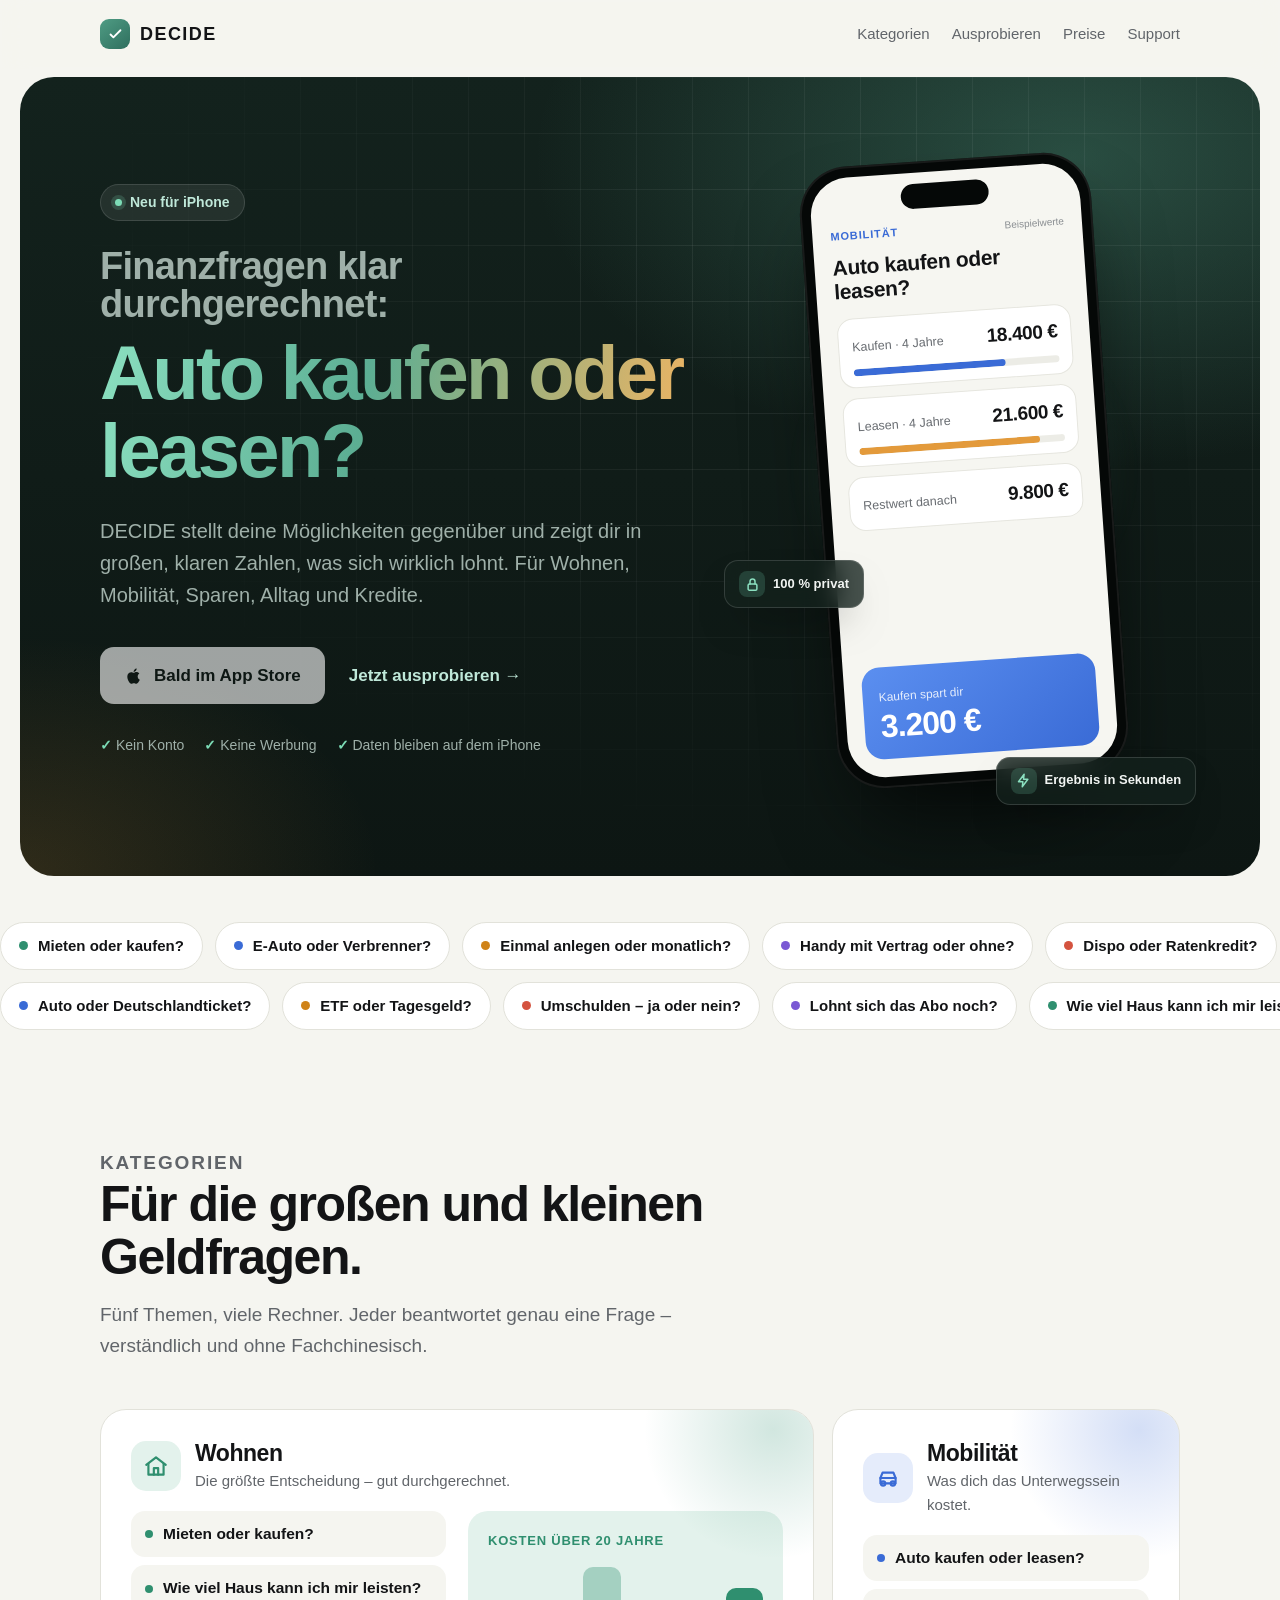
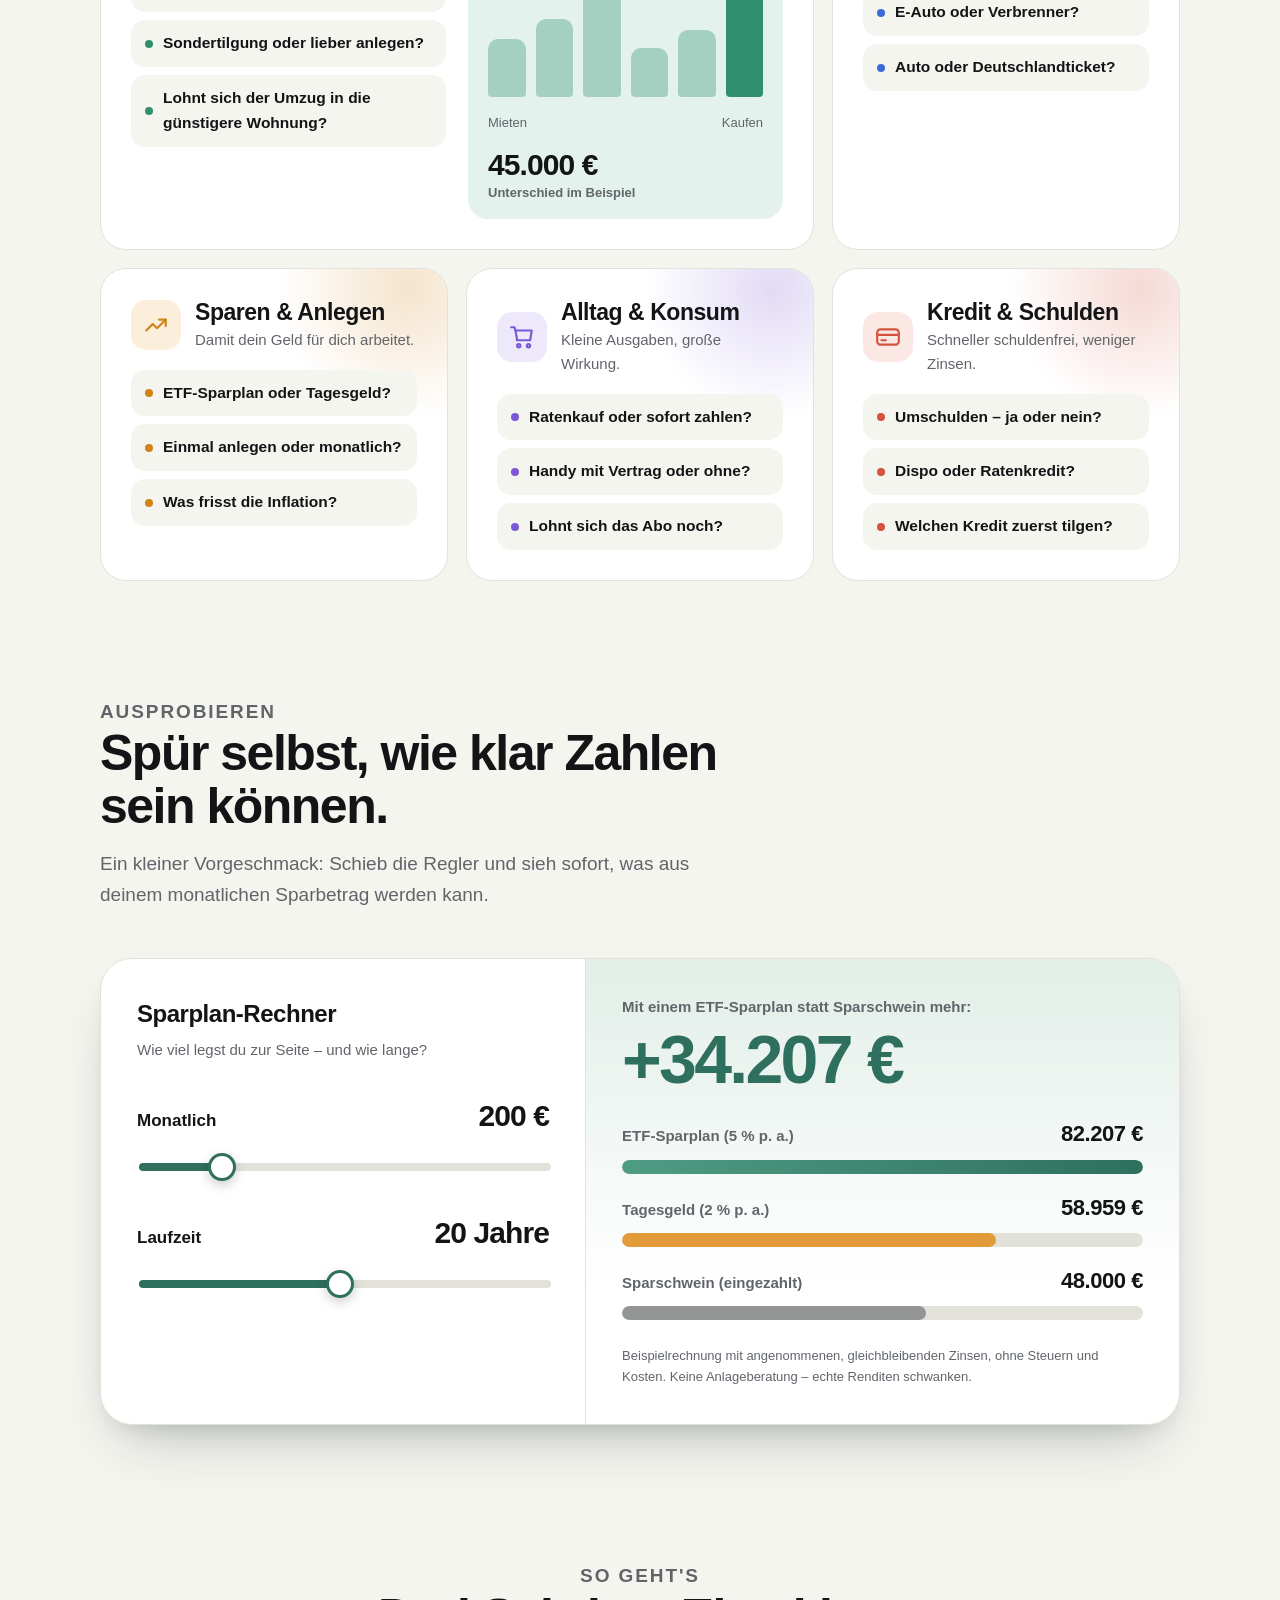
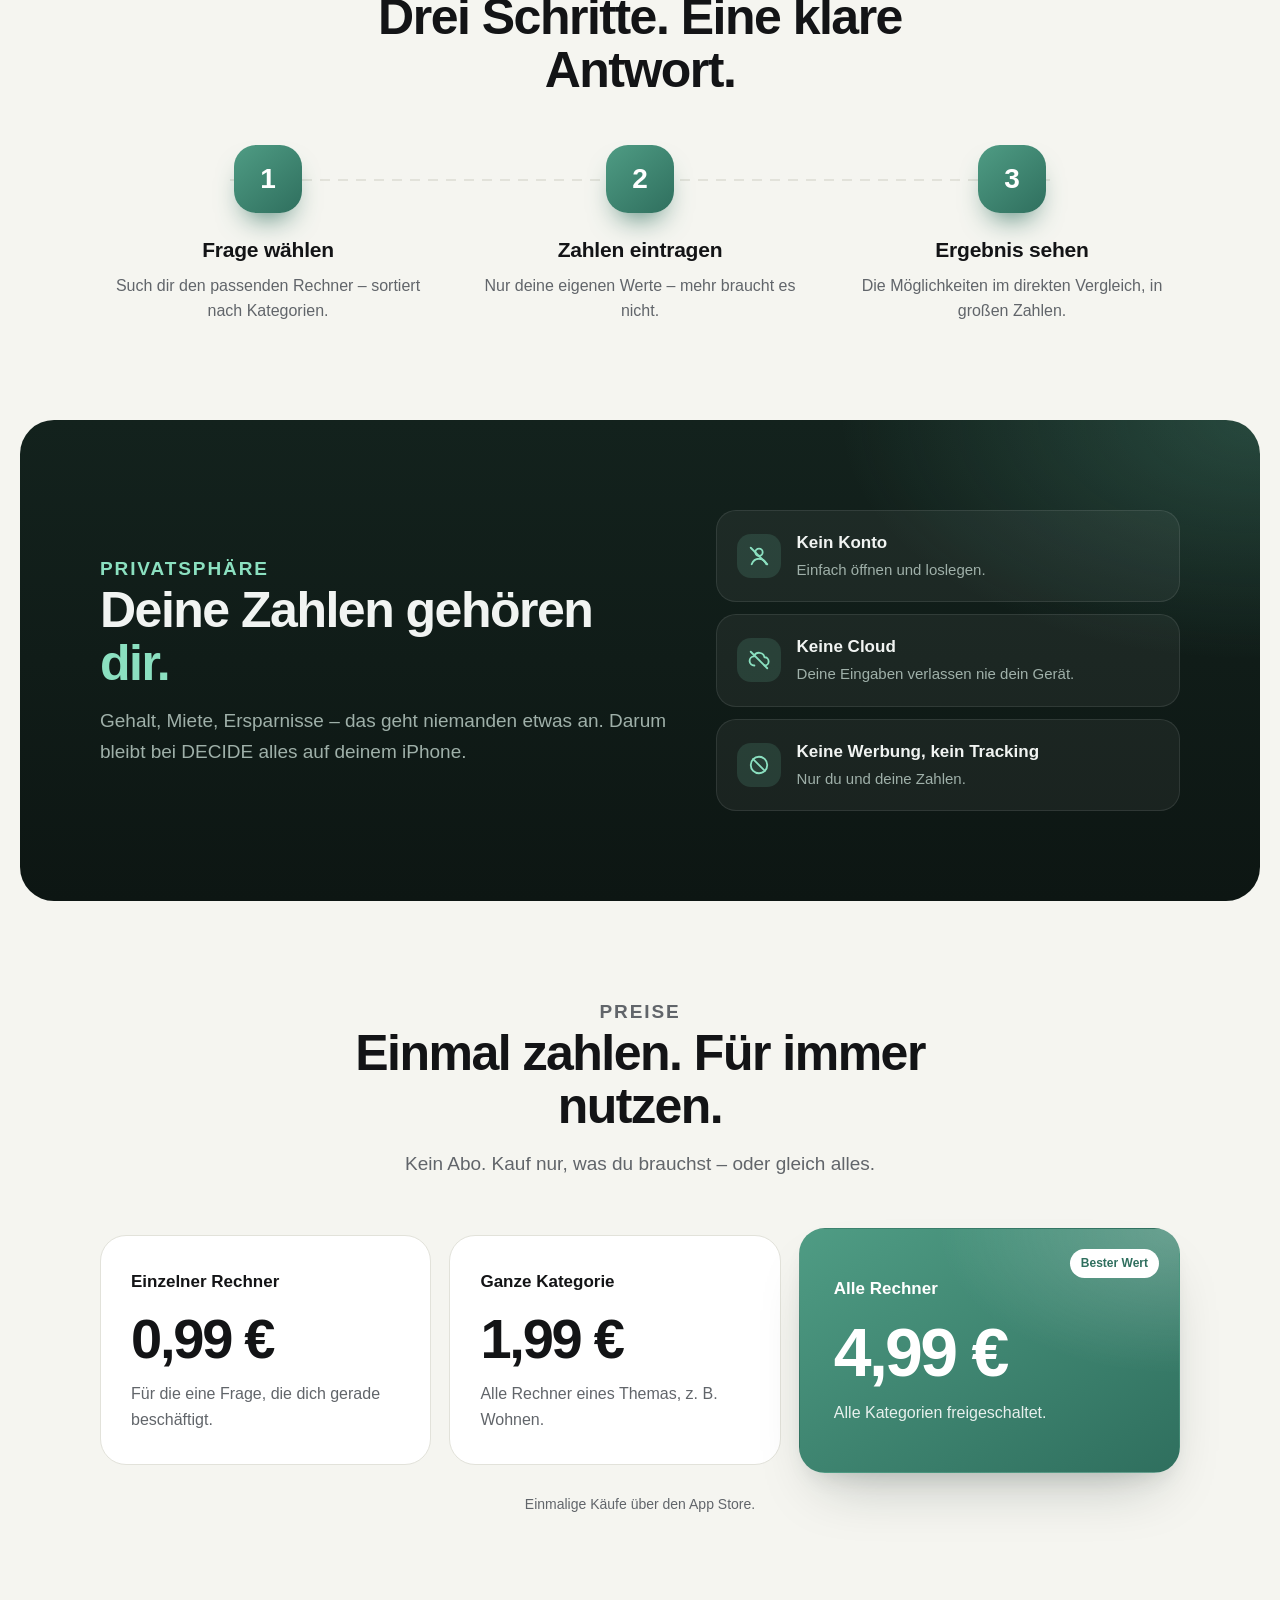
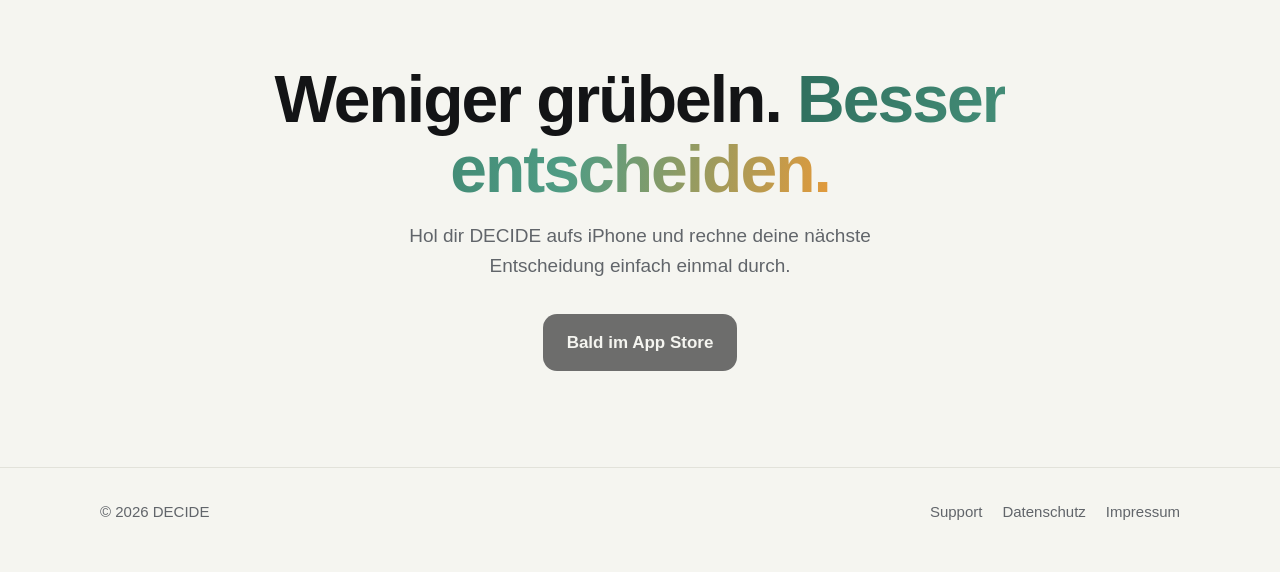
<file: index.html>
<!DOCTYPE html>
<html lang="de" class="no-js">
<head>
  <meta charset="utf-8">
  <meta name="viewport" content="width=device-width, initial-scale=1">
  <title>DECIDE – Finanzentscheidungen klar durchrechnen</title>
  <meta name="description" content="DECIDE ist eine iPhone-App mit Rechnern für Finanzentscheidungen: Wohnen, Mobilität, Sparen, Alltag und Kredite. Ohne Konto, ohne Werbung – alle Daten bleiben auf deinem Gerät.">
  <meta name="theme-color" content="#0d1613">
  <script>document.documentElement.className = 'js';</script>
  <link rel="stylesheet" href="style.css?v=3">
</head>
<body>
  <header class="top">
    <div class="wrap">
      <a class="logo" href="index.html">
        <span class="logo-mark"><svg viewBox="0 0 24 24" fill="none" stroke="currentColor" stroke-width="2.6" stroke-linecap="round" stroke-linejoin="round"><path d="M5 12l4 4 10-10"/></svg></span>
        DECIDE
      </a>
      <nav>
        <a class="hide-sm" href="#kategorien">Kategorien</a>
        <a class="hide-sm" href="#ausprobieren">Ausprobieren</a>
        <a href="#preise">Preise</a>
        <a href="support.html">Support</a>
      </nav>
    </div>
  </header>

  <main>
    <!-- ================= HERO ================= -->
    <div class="hero-outer">
      <div class="hero">
        <div class="wrap">
          <div>
            <p class="pill"><span class="dot"></span> Neu für iPhone</p>
            <h1>
              <span class="small">Finanzfragen klar durchgerechnet:</span>
              <span class="rotator" id="rotator">
                <span class="on">Auto kaufen oder leasen?</span>
                <span>Mieten oder kaufen?</span>
                <span>ETF oder Tagesgeld?</span>
              </span>
            </h1>
            <p class="lead">DECIDE stellt deine Möglichkeiten gegenüber und zeigt dir in großen, klaren Zahlen, was sich wirklich lohnt. Für Wohnen, Mobilität, Sparen, Alltag und Kredite.</p>

            <div class="cta-row">
              <!-- ===== APP-STORE-LINK =====
                   Sobald DECIDE im App Store ist: in der nächsten Zeile
                   class="btn light disabled" ändern in class="btn light",
                   href="#" ersetzen durch den App-Store-Link
                   und "Bald im App Store" ändern in "Im App Store laden". -->
              <a class="btn light disabled" href="#"><svg viewBox="0 0 24 24" fill="currentColor"><path d="M16.4 12.6c0-2.3 1.9-3.4 2-3.5-1.1-1.6-2.8-1.8-3.4-1.8-1.4-.1-2.8.9-3.5.9s-1.8-.9-3-.8c-1.5 0-3 .9-3.8 2.3-1.6 2.8-.4 7 1.2 9.3.8 1.1 1.7 2.4 2.9 2.3 1.2 0 1.6-.7 3-.7s1.8.7 3 .7c1.3 0 2.1-1.1 2.8-2.3.9-1.3 1.3-2.6 1.3-2.6s-2.5-1-2.5-3.8zM14.2 5.8c.6-.8 1.1-1.8 1-2.8-.9 0-2 .6-2.7 1.4-.6.7-1.1 1.7-1 2.7 1 .1 2-.5 2.7-1.3z"/></svg>Bald im App Store</a>
              <a class="link-arrow" href="#ausprobieren">Jetzt ausprobieren →</a>
            </div>
            <div class="trust">
              <span>Kein Konto</span><span>Keine Werbung</span><span>Daten bleiben auf dem iPhone</span>
            </div>
          </div>

          <!-- Handy mit wechselnden Beispiel-Bildschirmen -->
          <div class="phone-stage" aria-hidden="true">
            <div class="phone">
              <div class="screen-wrap" id="screens">
                <!-- 1: Mobilität -->
                <div class="screen on">
                  <div class="s-top"><span class="s-label" style="color:#3a6bd6">Mobilität</span><span class="s-demo">Beispielwerte</span></div>
                  <div class="s-title">Auto kaufen oder leasen?</div>
                  <div class="s-card"><div class="s-row"><span>Kaufen · 4 Jahre</span><b>18.400 €</b></div><div class="s-bar"><i style="width:74%;background:#3a6bd6"></i></div></div>
                  <div class="s-card"><div class="s-row"><span>Leasen · 4 Jahre</span><b>21.600 €</b></div><div class="s-bar"><i style="width:88%;background:#e39a3b"></i></div></div>
                  <div class="s-card"><div class="s-row"><span>Restwert danach</span><b>9.800 €</b></div></div>
                  <div class="s-result" style="background:linear-gradient(140deg,#5b8ff0,#3a6bd6)"><small>Kaufen spart dir</small><div class="big">3.200 €</div></div>
                </div>
                <!-- 2: Wohnen -->
                <div class="screen">
                  <div class="s-top"><span class="s-label" style="color:#2f8f6f">Wohnen</span><span class="s-demo">Beispielwerte</span></div>
                  <div class="s-title">Mieten oder kaufen?</div>
                  <div class="s-card"><div class="s-row"><span>Miete · 20 J.</span><b>286.000 €</b></div><div class="s-bar"><i style="width:90%;background:#e39a3b"></i></div></div>
                  <div class="s-card"><div class="s-row"><span>Kauf · 20 J.</span><b>241.000 €</b></div><div class="s-bar"><i style="width:76%;background:#2f8f6f"></i></div></div>
                  <div class="s-card"><div class="s-row"><span>Monatlich (Kauf)</span><b>1.150 €</b></div></div>
                  <div class="s-result" style="background:linear-gradient(140deg,#4fb18c,#2f8f6f)"><small>Kaufen günstiger um</small><div class="big">45.000 €</div></div>
                </div>
                <!-- 3: Sparen -->
                <div class="screen">
                  <div class="s-top"><span class="s-label" style="color:#cf8318">Sparen &amp; Anlegen</span><span class="s-demo">Beispielwerte</span></div>
                  <div class="s-title">ETF oder Tagesgeld?</div>
                  <div class="s-card"><div class="s-row"><span>ETF · 5 % p. a.</span><b>82.207 €</b></div><div class="s-bar"><i style="width:92%;background:#cf8318"></i></div></div>
                  <div class="s-card"><div class="s-row"><span>Tagesgeld · 2 % p. a.</span><b>58.959 €</b></div><div class="s-bar"><i style="width:66%;background:#9aa0a6"></i></div></div>
                  <div class="s-card"><div class="s-row"><span>200 € · 20 Jahre</span><b>48.000 €</b></div></div>
                  <div class="s-result" style="background:linear-gradient(140deg,#efa743,#cf8318)"><small>Unterschied</small><div class="big">23.248 €</div></div>
                </div>
              </div>
            </div>
            <div class="float-chip chip-1">
              <span class="ic"><svg viewBox="0 0 24 24" fill="none" stroke="currentColor" stroke-width="2.4" stroke-linecap="round" stroke-linejoin="round"><rect x="5" y="11" width="14" height="10" rx="2"/><path d="M8 11V7a4 4 0 0 1 8 0v4"/></svg></span>
              100 % privat
            </div>
            <div class="float-chip chip-2">
              <span class="ic"><svg viewBox="0 0 24 24" fill="none" stroke="currentColor" stroke-width="2.4" stroke-linecap="round" stroke-linejoin="round"><path d="M13 2L4 14h7l-1 8 9-12h-7z"/></svg></span>
              Ergebnis in Sekunden
            </div>
          </div>
        </div>
      </div>
    </div>

    <!-- ================= LAUFBAND ================= -->
    <div class="marquee" aria-label="Beispielfragen">
      <div class="marquee-row">
        <span class="q"><i style="background:var(--c-wohnen)"></i>Mieten oder kaufen?</span>
        <span class="q"><i style="background:var(--c-mobil)"></i>E-Auto oder Verbrenner?</span>
        <span class="q"><i style="background:var(--c-sparen)"></i>Einmal anlegen oder monatlich?</span>
        <span class="q"><i style="background:var(--c-alltag)"></i>Handy mit Vertrag oder ohne?</span>
        <span class="q"><i style="background:var(--c-kredit)"></i>Dispo oder Ratenkredit?</span>
        <span class="q"><i style="background:var(--c-wohnen)"></i>Sondertilgung oder anlegen?</span>
        <span class="q"><i style="background:var(--c-alltag)"></i>Ratenkauf oder sofort zahlen?</span>
        <!-- Wiederholung für das endlose Laufband -->
        <span class="q" aria-hidden="true"><i style="background:var(--c-wohnen)"></i>Mieten oder kaufen?</span>
        <span class="q" aria-hidden="true"><i style="background:var(--c-mobil)"></i>E-Auto oder Verbrenner?</span>
        <span class="q" aria-hidden="true"><i style="background:var(--c-sparen)"></i>Einmal anlegen oder monatlich?</span>
        <span class="q" aria-hidden="true"><i style="background:var(--c-alltag)"></i>Handy mit Vertrag oder ohne?</span>
        <span class="q" aria-hidden="true"><i style="background:var(--c-kredit)"></i>Dispo oder Ratenkredit?</span>
        <span class="q" aria-hidden="true"><i style="background:var(--c-wohnen)"></i>Sondertilgung oder anlegen?</span>
        <span class="q" aria-hidden="true"><i style="background:var(--c-alltag)"></i>Ratenkauf oder sofort zahlen?</span>
      </div>
      <div class="marquee-row rev">
        <span class="q"><i style="background:var(--c-mobil)"></i>Auto oder Deutschlandticket?</span>
        <span class="q"><i style="background:var(--c-sparen)"></i>ETF oder Tagesgeld?</span>
        <span class="q"><i style="background:var(--c-kredit)"></i>Umschulden – ja oder nein?</span>
        <span class="q"><i style="background:var(--c-alltag)"></i>Lohnt sich das Abo noch?</span>
        <span class="q"><i style="background:var(--c-wohnen)"></i>Wie viel Haus kann ich mir leisten?</span>
        <span class="q"><i style="background:var(--c-sparen)"></i>Was frisst die Inflation?</span>
        <span class="q"><i style="background:var(--c-mobil)"></i>Auto kaufen oder leasen?</span>
        <span class="q" aria-hidden="true"><i style="background:var(--c-mobil)"></i>Auto oder Deutschlandticket?</span>
        <span class="q" aria-hidden="true"><i style="background:var(--c-sparen)"></i>ETF oder Tagesgeld?</span>
        <span class="q" aria-hidden="true"><i style="background:var(--c-kredit)"></i>Umschulden – ja oder nein?</span>
        <span class="q" aria-hidden="true"><i style="background:var(--c-alltag)"></i>Lohnt sich das Abo noch?</span>
        <span class="q" aria-hidden="true"><i style="background:var(--c-wohnen)"></i>Wie viel Haus kann ich mir leisten?</span>
        <span class="q" aria-hidden="true"><i style="background:var(--c-sparen)"></i>Was frisst die Inflation?</span>
        <span class="q" aria-hidden="true"><i style="background:var(--c-mobil)"></i>Auto kaufen oder leasen?</span>
      </div>
    </div>

    <!-- ================= KATEGORIEN ================= -->
    <section id="kategorien">
      <div class="wrap">
        <div class="sec-head reveal">
          <p class="kicker">Kategorien</p>
          <h2>Für die großen und kleinen Geldfragen.</h2>
          <p>Fünf Themen, viele Rechner. Jeder beantwortet genau eine Frage – verständlich und ohne Fachchinesisch.</p>
        </div>

        <div class="bento">
          <!-- Wohnen (groß) -->
          <article class="tile wohnen reveal">
            <div class="tile-head">
              <div class="ic"><svg viewBox="0 0 24 24" fill="none" stroke="currentColor" stroke-width="2" stroke-linecap="round" stroke-linejoin="round"><path d="M3 11l9-7 9 7"/><path d="M5 10v10h14V10"/><path d="M10 20v-6h4v6"/></svg></div>
              <div><h3>Wohnen</h3><p class="sub">Die größte Entscheidung – gut durchgerechnet.</p></div>
            </div>
            <div class="tile-body">
              <ul class="examples">
                <li>Mieten oder kaufen?</li>
                <li>Wie viel Haus kann ich mir leisten?</li>
                <li>Sondertilgung oder lieber anlegen?</li>
                <li>Lohnt sich der Umzug in die günstigere Wohnung?</li>
              </ul>
              <div class="mini-chart">
                <div class="mc-title">Kosten über 20 Jahre</div>
                <div class="mc-bars" aria-hidden="true">
                  <div style="height:45%"></div><div style="height:60%"></div><div style="height:100%"></div>
                  <div style="height:38%"></div><div style="height:52%"></div><div class="hi" style="height:84%"></div>
                </div>
                <div class="mc-legend"><span>Mieten</span><span>Kaufen</span></div>
                <div class="mc-big">45.000 €<small>Unterschied im Beispiel</small></div>
              </div>
            </div>
          </article>

          <!-- Mobilität -->
          <article class="tile mobil reveal d1">
            <div class="tile-head">
              <div class="ic"><svg viewBox="0 0 24 24" fill="none" stroke="currentColor" stroke-width="2" stroke-linecap="round" stroke-linejoin="round"><path d="M5 17h14v-5l-2-5H7l-2 5z"/><circle cx="7.5" cy="17" r="2"/><circle cx="16.5" cy="17" r="2"/><path d="M5 12h14"/></svg></div>
              <div><h3>Mobilität</h3><p class="sub">Was dich das Unterwegssein kostet.</p></div>
            </div>
            <ul class="examples">
              <li>Auto kaufen oder leasen?</li>
              <li>E-Auto oder Verbrenner?</li>
              <li>Auto oder Deutschlandticket?</li>
            </ul>
          </article>

          <!-- Sparen -->
          <article class="tile sparen reveal">
            <div class="tile-head">
              <div class="ic"><svg viewBox="0 0 24 24" fill="none" stroke="currentColor" stroke-width="2" stroke-linecap="round" stroke-linejoin="round"><path d="M3 17l6-6 4 4 8-8"/><path d="M15 7h6v6"/></svg></div>
              <div><h3>Sparen &amp; Anlegen</h3><p class="sub">Damit dein Geld für dich arbeitet.</p></div>
            </div>
            <ul class="examples">
              <li>ETF-Sparplan oder Tagesgeld?</li>
              <li>Einmal anlegen oder monatlich?</li>
              <li>Was frisst die Inflation?</li>
            </ul>
          </article>

          <!-- Alltag -->
          <article class="tile alltag reveal d1">
            <div class="tile-head">
              <div class="ic"><svg viewBox="0 0 24 24" fill="none" stroke="currentColor" stroke-width="2" stroke-linecap="round" stroke-linejoin="round"><path d="M6 6h15l-1.5 9h-12z"/><path d="M6 6L5 3H2"/><circle cx="9" cy="20" r="1.5"/><circle cx="18" cy="20" r="1.5"/></svg></div>
              <div><h3>Alltag &amp; Konsum</h3><p class="sub">Kleine Ausgaben, große Wirkung.</p></div>
            </div>
            <ul class="examples">
              <li>Ratenkauf oder sofort zahlen?</li>
              <li>Handy mit Vertrag oder ohne?</li>
              <li>Lohnt sich das Abo noch?</li>
            </ul>
          </article>

          <!-- Kredit -->
          <article class="tile kredit reveal d2">
            <div class="tile-head">
              <div class="ic"><svg viewBox="0 0 24 24" fill="none" stroke="currentColor" stroke-width="2" stroke-linecap="round" stroke-linejoin="round"><rect x="2" y="5" width="20" height="14" rx="3"/><path d="M2 10h20"/><path d="M6 15h4"/></svg></div>
              <div><h3>Kredit &amp; Schulden</h3><p class="sub">Schneller schuldenfrei, weniger Zinsen.</p></div>
            </div>
            <ul class="examples">
              <li>Umschulden – ja oder nein?</li>
              <li>Dispo oder Ratenkredit?</li>
              <li>Welchen Kredit zuerst tilgen?</li>
            </ul>
          </article>
        </div>
      </div>
    </section>

    <!-- ================= AUSPROBIEREN ================= -->
    <section id="ausprobieren" style="padding-top:20px">
      <div class="wrap">
        <div class="sec-head reveal">
          <p class="kicker">Ausprobieren</p>
          <h2>Spür selbst, wie klar Zahlen sein können.</h2>
          <p>Ein kleiner Vorgeschmack: Schieb die Regler und sieh sofort, was aus deinem monatlichen Sparbetrag werden kann.</p>
        </div>

        <div class="demo reveal">
          <div class="demo-in">
            <h3>Sparplan-Rechner</h3>
            <p class="hint">Wie viel legst du zur Seite – und wie lange?</p>
            <div class="field">
              <label for="rate"><span>Monatlich</span><output id="rateOut" class="tabnum">200 €</output></label>
              <input id="rate" type="range" min="25" max="1000" step="25" value="200">
            </div>
            <div class="field">
              <label for="years"><span>Laufzeit</span><output id="yearsOut" class="tabnum">20 Jahre</output></label>
              <input id="years" type="range" min="1" max="40" step="1" value="20">
            </div>
          </div>

          <div class="demo-out" aria-live="polite">
            <div class="headline-result">Mit einem ETF-Sparplan statt Sparschwein mehr:<span class="huge" id="diff">+34.207 €</span></div>
            <div class="res-rows">
              <div class="res etf"><div class="top"><span>ETF-Sparplan (5 % p. a.)</span><b id="vEtf">82.207 €</b></div><div class="bar"><i id="bEtf" style="width:100%"></i></div></div>
              <div class="res tg"><div class="top"><span>Tagesgeld (2 % p. a.)</span><b id="vTg">58.959 €</b></div><div class="bar"><i id="bTg" style="width:72%"></i></div></div>
              <div class="res box"><div class="top"><span>Sparschwein (eingezahlt)</span><b id="vBox">48.000 €</b></div><div class="bar"><i id="bBox" style="width:58%"></i></div></div>
            </div>
            <p class="disclaimer">Beispielrechnung mit angenommenen, gleichbleibenden Zinsen, ohne Steuern und Kosten. Keine Anlageberatung – echte Renditen schwanken.</p>
          </div>
        </div>
      </div>
    </section>

    <!-- ================= SO GEHT'S ================= -->
    <section id="so-gehts" style="padding-top:40px">
      <div class="wrap">
        <div class="sec-head center reveal">
          <p class="kicker">So geht's</p>
          <h2>Drei Schritte. Eine klare Antwort.</h2>
        </div>
        <div class="steps">
          <div class="step reveal"><div class="num">1</div><h3>Frage wählen</h3><p>Such dir den passenden Rechner – sortiert nach Kategorien.</p></div>
          <div class="step reveal d1"><div class="num">2</div><h3>Zahlen eintragen</h3><p>Nur deine eigenen Werte – mehr braucht es nicht.</p></div>
          <div class="step reveal d2"><div class="num">3</div><h3>Ergebnis sehen</h3><p>Die Möglichkeiten im direkten Vergleich, in großen Zahlen.</p></div>
        </div>
      </div>
    </section>

    <!-- ================= DATENSCHUTZ-BAND ================= -->
    <div class="privacy-outer">
      <div class="privacy">
        <div class="wrap">
          <div class="reveal">
            <p class="kicker" style="color:#8be0c0">Privatsphäre</p>
            <h2>Deine Zahlen gehören <em>dir.</em></h2>
            <p>Gehalt, Miete, Ersparnisse – das geht niemanden etwas an. Darum bleibt bei DECIDE alles auf deinem iPhone.</p>
          </div>
          <div class="p-list">
            <div class="p-item reveal d1">
              <div class="ic"><svg viewBox="0 0 24 24" fill="none" stroke="currentColor" stroke-width="2" stroke-linecap="round" stroke-linejoin="round"><circle cx="12" cy="8" r="4"/><path d="M4 21c1.5-4 4.5-6 8-6s6.5 2 8 6"/><path d="M3 3l18 18"/></svg></div>
              <div><b>Kein Konto</b><span>Einfach öffnen und loslegen.</span></div>
            </div>
            <div class="p-item reveal d2">
              <div class="ic"><svg viewBox="0 0 24 24" fill="none" stroke="currentColor" stroke-width="2" stroke-linecap="round" stroke-linejoin="round"><path d="M7 18a5 5 0 0 1-.5-10A6 6 0 0 1 18 9a4.5 4.5 0 0 1 0 9"/><path d="M3 3l18 18"/></svg></div>
              <div><b>Keine Cloud</b><span>Deine Eingaben verlassen nie dein Gerät.</span></div>
            </div>
            <div class="p-item reveal d3">
              <div class="ic"><svg viewBox="0 0 24 24" fill="none" stroke="currentColor" stroke-width="2" stroke-linecap="round" stroke-linejoin="round"><circle cx="12" cy="12" r="9"/><path d="M5.6 5.6l12.8 12.8"/></svg></div>
              <div><b>Keine Werbung, kein Tracking</b><span>Nur du und deine Zahlen.</span></div>
            </div>
          </div>
        </div>
      </div>
    </div>

    <!-- ================= PREISE ================= -->
    <section id="preise">
      <div class="wrap">
        <div class="sec-head center reveal">
          <p class="kicker">Preise</p>
          <h2>Einmal zahlen. Für immer nutzen.</h2>
          <p>Kein Abo. Kauf nur, was du brauchst – oder gleich alles.</p>
        </div>
        <div class="prices">
          <div class="price reveal">
            <div class="what">Einzelner Rechner</div>
            <div class="num">0,99 €</div>
            <div class="label">Für die eine Frage, die dich gerade beschäftigt.</div>
          </div>
          <div class="price reveal d1">
            <div class="what">Ganze Kategorie</div>
            <div class="num">1,99 €</div>
            <div class="label">Alle Rechner eines Themas, z. B. Wohnen.</div>
          </div>
          <div class="price highlight reveal d2">
            <span class="badge">Bester Wert</span>
            <div class="what">Alle Rechner</div>
            <div class="num">4,99 €</div>
            <div class="label">Alle Kategorien freigeschaltet.</div>
          </div>
        </div>
        <p class="note" style="text-align:center">Einmalige Käufe über den App Store.</p>
      </div>
    </section>

    <!-- ================= ABSCHLUSS ================= -->
    <section class="final">
      <div class="wrap reveal">
        <h2>Weniger grübeln. <span>Besser entscheiden.</span></h2>
        <p>Hol dir DECIDE aufs iPhone und rechne deine nächste Entscheidung einfach einmal durch.</p>
        <div class="cta-row">
          <!-- Auch hier später den App-Store-Link einsetzen (wie oben beschrieben) -->
          <a class="btn disabled" href="#">Bald im App Store</a>
        </div>
      </div>
    </section>
  </main>

  <footer>
    <div class="wrap">
      <span>© 2026 DECIDE</span>
      <nav>
        <a href="support.html">Support</a>
        <a href="datenschutz.html">Datenschutz</a>
        <a href="impressum.html">Impressum</a>
      </nav>
    </div>
  </footer>

  <script>
  (function () {
    var reduce = window.matchMedia && window.matchMedia('(prefers-reduced-motion: reduce)').matches;

    /* --- wechselnde Frage + passender Handy-Bildschirm --- */
    var words = document.querySelectorAll('#rotator > span');
    var screens = document.querySelectorAll('#screens .screen');
    var i = 0;
    if (!reduce && words.length > 1) {
      setInterval(function () {
        words[i].classList.remove('on'); screens[i].classList.remove('on');
        i = (i + 1) % words.length;
        words[i].classList.add('on'); screens[i].classList.add('on');
      }, 3400);
    }

    /* --- Einblenden beim Scrollen --- */
    var items = document.querySelectorAll('.reveal');
    if ('IntersectionObserver' in window && !reduce) {
      var io = new IntersectionObserver(function (entries) {
        entries.forEach(function (e) { if (e.isIntersecting) { e.target.classList.add('in'); io.unobserve(e.target); } });
      }, { threshold: 0.12, rootMargin: '0px 0px -40px 0px' });
      items.forEach(function (el) { io.observe(el); });
    } else {
      items.forEach(function (el) { el.classList.add('in'); });
    }

    /* --- Sparplan-Rechner --- */
    var fmt = new Intl.NumberFormat('de-DE', { maximumFractionDigits: 0 });
    function eur(v) { return fmt.format(Math.round(v)) + ' €'; }
    function fv(m, annual, years) {
      var n = years * 12, r = annual / 12;
      return r === 0 ? m * n : m * (Math.pow(1 + r, n) - 1) / r;
    }
    var rate = document.getElementById('rate'), years = document.getElementById('years');
    function paint(el) { var p = (el.value - el.min) / (el.max - el.min) * 100; el.style.setProperty('--p', p + '%'); }
    function update() {
      var m = +rate.value, y = +years.value;
      var etf = fv(m, 0.05, y), tg = fv(m, 0.02, y), box = fv(m, 0, y);
      document.getElementById('rateOut').textContent = eur(m);
      document.getElementById('yearsOut').textContent = y + (y === 1 ? ' Jahr' : ' Jahre');
      document.getElementById('vEtf').textContent = eur(etf);
      document.getElementById('vTg').textContent = eur(tg);
      document.getElementById('vBox').textContent = eur(box);
      document.getElementById('diff').textContent = '+' + eur(etf - box);
      document.getElementById('bEtf').style.width = '100%';
      document.getElementById('bTg').style.width = (tg / etf * 100) + '%';
      document.getElementById('bBox').style.width = (box / etf * 100) + '%';
      paint(rate); paint(years);
    }
    rate.addEventListener('input', update);
    years.addEventListener('input', update);
    update();
  })();
  </script>
</body>
</html>
</file>
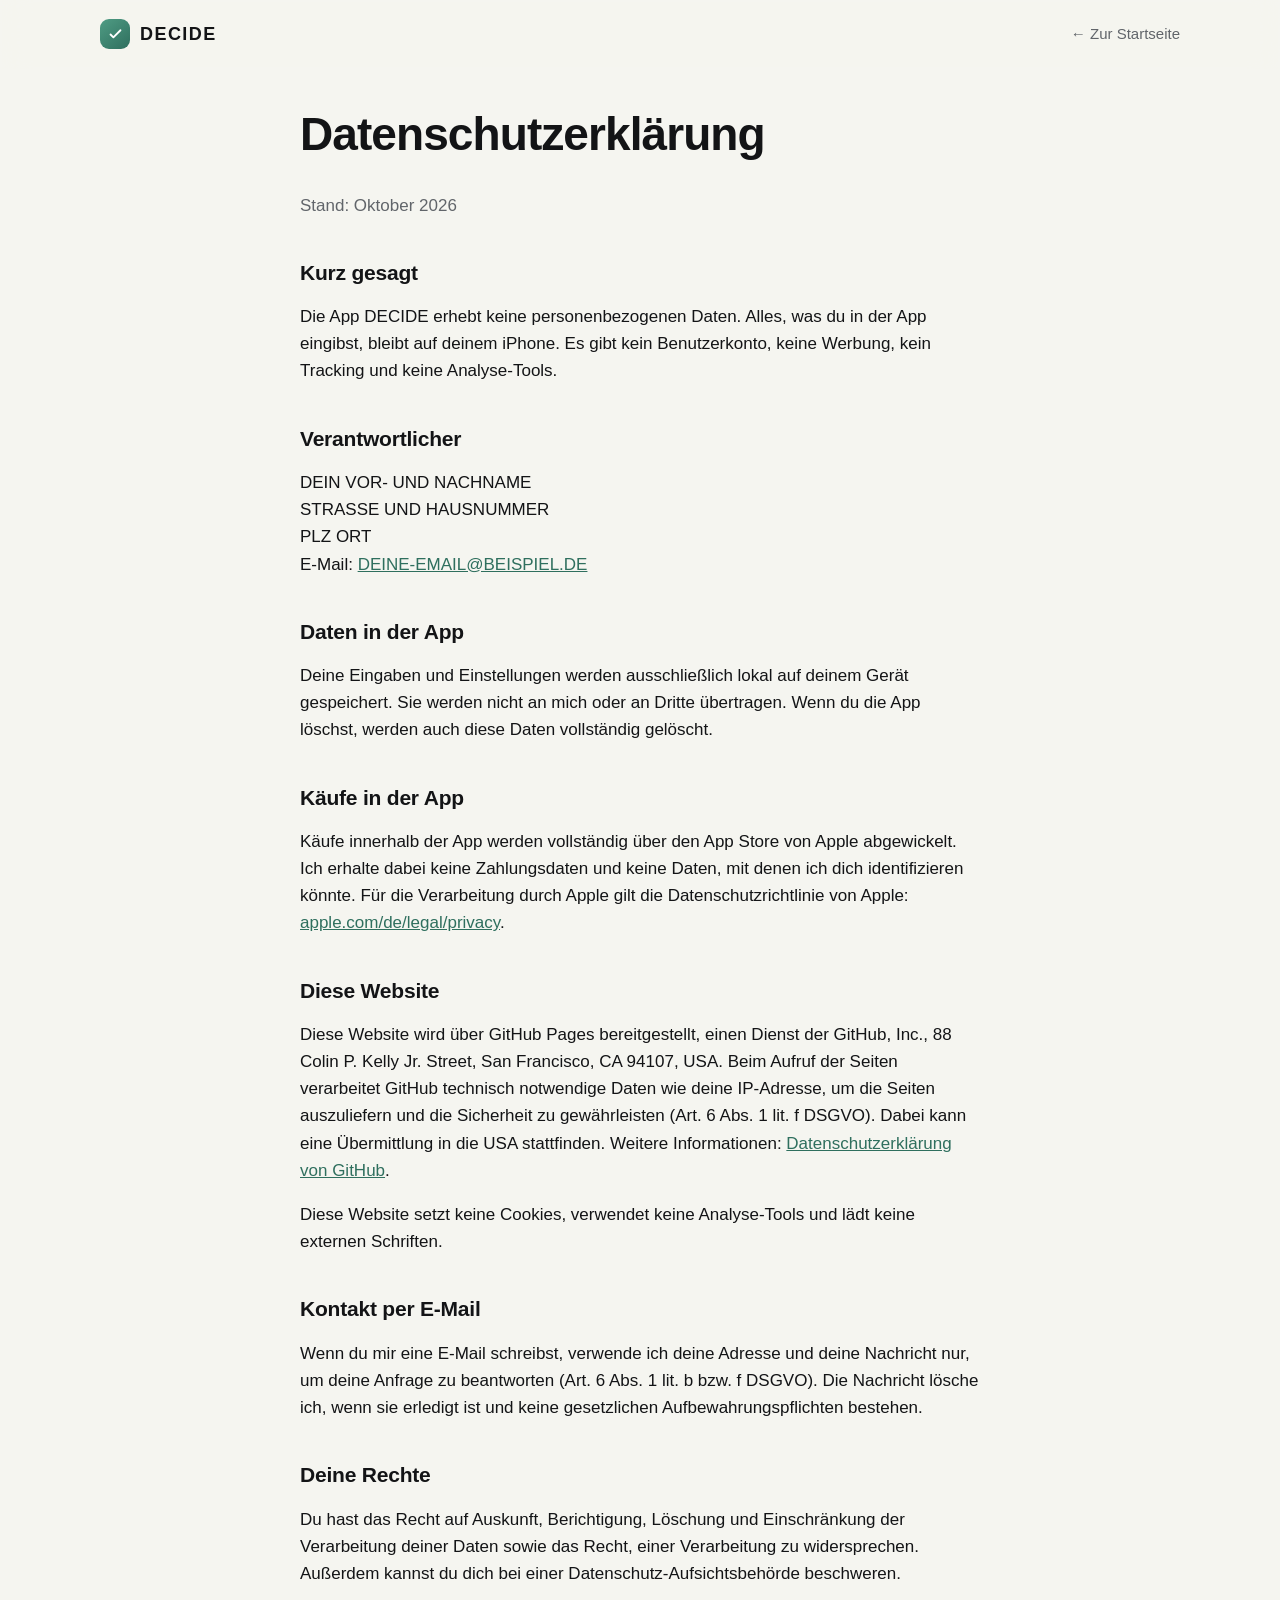
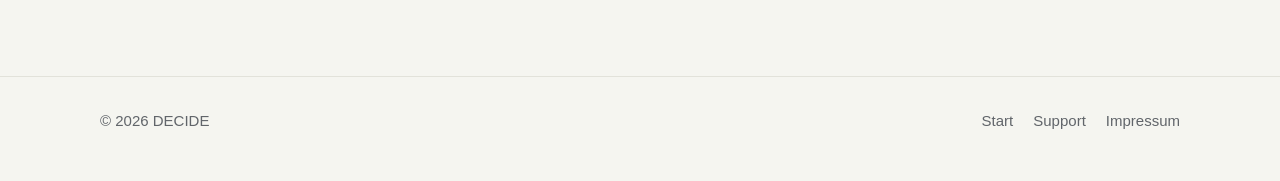
<file: datenschutz.html>
<!DOCTYPE html>
<html lang="de">
<head>
  <meta charset="utf-8">
  <meta name="viewport" content="width=device-width, initial-scale=1">
  <title>Datenschutz – DECIDE</title>
  <link rel="stylesheet" href="style.css?v=3">
</head>
<body>
  <header class="top">
    <div class="wrap">
      <a class="logo" href="index.html">
        <span class="logo-mark"><svg viewBox="0 0 24 24" fill="none" stroke="currentColor" stroke-width="2.6" stroke-linecap="round" stroke-linejoin="round"><path d="M5 12l4 4 10-10"/></svg></span>
        DECIDE
      </a>
      <nav><a href="index.html">← Zur Startseite</a></nav>
    </div>
  </header>

  <main class="page">
    <div class="wrap">
      <h1>Datenschutzerklärung</h1>
      <p class="muted">Stand: Oktober 2026</p>

      <h2>Kurz gesagt</h2>
      <p>Die App DECIDE erhebt keine personenbezogenen Daten. Alles, was du in der App eingibst, bleibt auf deinem iPhone. Es gibt kein Benutzerkonto, keine Werbung, kein Tracking und keine Analyse-Tools.</p>

      <h2>Verantwortlicher</h2>
      <p>DEIN VOR- UND NACHNAME<br>
      STRASSE UND HAUSNUMMER<br>
      PLZ ORT<br>
      E-Mail: <a href="mailto:DEINE-EMAIL@BEISPIEL.DE">DEINE-EMAIL@BEISPIEL.DE</a></p>

      <h2>Daten in der App</h2>
      <p>Deine Eingaben und Einstellungen werden ausschließlich lokal auf deinem Gerät gespeichert. Sie werden nicht an mich oder an Dritte übertragen. Wenn du die App löschst, werden auch diese Daten vollständig gelöscht.</p>

      <h2>Käufe in der App</h2>
      <p>Käufe innerhalb der App werden vollständig über den App Store von Apple abgewickelt. Ich erhalte dabei keine Zahlungsdaten und keine Daten, mit denen ich dich identifizieren könnte. Für die Verarbeitung durch Apple gilt die Datenschutzrichtlinie von Apple: <a href="https://www.apple.com/de/legal/privacy/">apple.com/de/legal/privacy</a>.</p>

      <h2>Diese Website</h2>
      <p>Diese Website wird über GitHub Pages bereitgestellt, einen Dienst der GitHub, Inc., 88 Colin P. Kelly Jr. Street, San Francisco, CA 94107, USA. Beim Aufruf der Seiten verarbeitet GitHub technisch notwendige Daten wie deine IP-Adresse, um die Seiten auszuliefern und die Sicherheit zu gewährleisten (Art. 6 Abs. 1 lit. f DSGVO). Dabei kann eine Übermittlung in die USA stattfinden. Weitere Informationen: <a href="https://docs.github.com/de/site-policy/privacy-policies/github-general-privacy-statement">Datenschutzerklärung von GitHub</a>.</p>
      <p>Diese Website setzt keine Cookies, verwendet keine Analyse-Tools und lädt keine externen Schriften.</p>

      <h2>Kontakt per E-Mail</h2>
      <p>Wenn du mir eine E-Mail schreibst, verwende ich deine Adresse und deine Nachricht nur, um deine Anfrage zu beantworten (Art. 6 Abs. 1 lit. b bzw. f DSGVO). Die Nachricht lösche ich, wenn sie erledigt ist und keine gesetzlichen Aufbewahrungspflichten bestehen.</p>

      <h2>Deine Rechte</h2>
      <p>Du hast das Recht auf Auskunft, Berichtigung, Löschung und Einschränkung der Verarbeitung deiner Daten sowie das Recht, einer Verarbeitung zu widersprechen. Außerdem kannst du dich bei einer Datenschutz-Aufsichtsbehörde beschweren.</p>
    </div>
  </main>

  <footer>
    <div class="wrap">
      <span>© 2026 DECIDE</span>
      <nav>
        <a href="index.html">Start</a>
        <a href="support.html">Support</a>
        <a href="impressum.html">Impressum</a>
      </nav>
    </div>
  </footer>
</body>
</html>
</file>
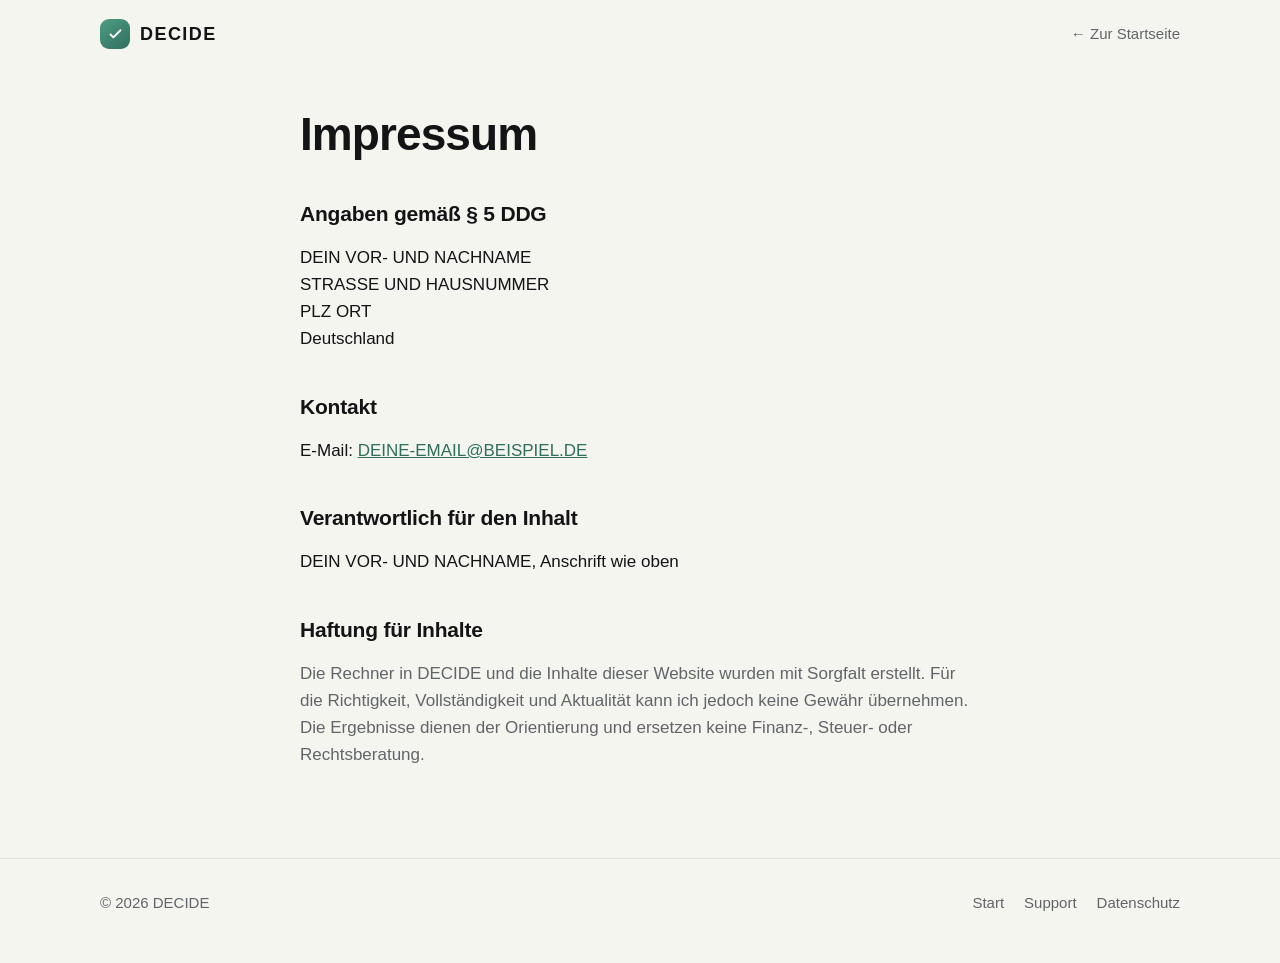
<file: impressum.html>
<!DOCTYPE html>
<html lang="de">
<head>
  <meta charset="utf-8">
  <meta name="viewport" content="width=device-width, initial-scale=1">
  <title>Impressum – DECIDE</title>
  <meta name="robots" content="noindex">
  <link rel="stylesheet" href="style.css?v=3">
</head>
<body>
  <header class="top">
    <div class="wrap">
      <a class="logo" href="index.html">
        <span class="logo-mark"><svg viewBox="0 0 24 24" fill="none" stroke="currentColor" stroke-width="2.6" stroke-linecap="round" stroke-linejoin="round"><path d="M5 12l4 4 10-10"/></svg></span>
        DECIDE
      </a>
      <nav><a href="index.html">← Zur Startseite</a></nav>
    </div>
  </header>

  <main class="page">
    <div class="wrap">
      <h1>Impressum</h1>

      <h2>Angaben gemäß § 5 DDG</h2>
      <p>DEIN VOR- UND NACHNAME<br>
      STRASSE UND HAUSNUMMER<br>
      PLZ ORT<br>
      Deutschland</p>

      <h2>Kontakt</h2>
      <p>E-Mail: <a href="mailto:DEINE-EMAIL@BEISPIEL.DE">DEINE-EMAIL@BEISPIEL.DE</a></p>

      <h2>Verantwortlich für den Inhalt</h2>
      <p>DEIN VOR- UND NACHNAME, Anschrift wie oben</p>

      <h2>Haftung für Inhalte</h2>
      <p class="muted">Die Rechner in DECIDE und die Inhalte dieser Website wurden mit Sorgfalt erstellt. Für die Richtigkeit, Vollständigkeit und Aktualität kann ich jedoch keine Gewähr übernehmen. Die Ergebnisse dienen der Orientierung und ersetzen keine Finanz-, Steuer- oder Rechtsberatung.</p>
    </div>
  </main>

  <footer>
    <div class="wrap">
      <span>© 2026 DECIDE</span>
      <nav>
        <a href="index.html">Start</a>
        <a href="support.html">Support</a>
        <a href="datenschutz.html">Datenschutz</a>
      </nav>
    </div>
  </footer>
</body>
</html>
</file>
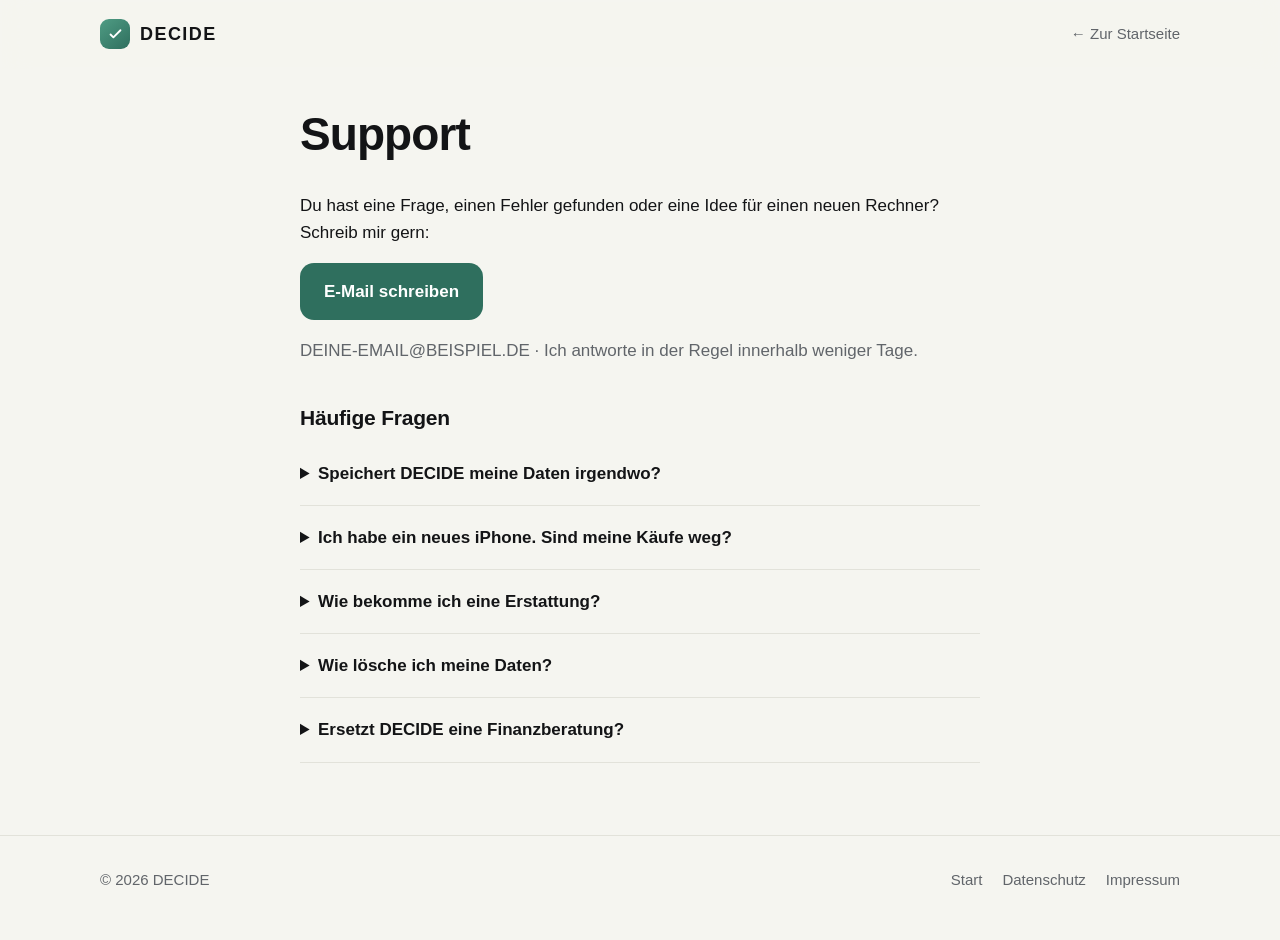
<file: support.html>
<!DOCTYPE html>
<html lang="de">
<head>
  <meta charset="utf-8">
  <meta name="viewport" content="width=device-width, initial-scale=1">
  <title>Support – DECIDE</title>
  <link rel="stylesheet" href="style.css?v=3">
</head>
<body>
  <header class="top">
    <div class="wrap">
      <a class="logo" href="index.html">
        <span class="logo-mark"><svg viewBox="0 0 24 24" fill="none" stroke="currentColor" stroke-width="2.6" stroke-linecap="round" stroke-linejoin="round"><path d="M5 12l4 4 10-10"/></svg></span>
        DECIDE
      </a>
      <nav><a href="index.html">← Zur Startseite</a></nav>
    </div>
  </header>

  <main class="page">
    <div class="wrap">
      <h1>Support</h1>
      <p>Du hast eine Frage, einen Fehler gefunden oder eine Idee für einen neuen Rechner? Schreib mir gern:</p>
      <p><a class="btn" href="mailto:DEINE-EMAIL@BEISPIEL.DE?subject=DECIDE%20Support">E-Mail schreiben</a></p>
      <p class="muted">DEINE-EMAIL@BEISPIEL.DE · Ich antworte in der Regel innerhalb weniger Tage.</p>

      <h2>Häufige Fragen</h2>
      <div class="faq">
        <details>
          <summary>Speichert DECIDE meine Daten irgendwo?</summary>
          <p>Nein. Alles, was du eingibst, bleibt ausschließlich auf deinem iPhone. Es gibt kein Konto und keinen Server.</p>
        </details>
        <details>
          <summary>Ich habe ein neues iPhone. Sind meine Käufe weg?</summary>
          <p>Nein. Käufe sind an deine Apple-ID gebunden. Melde dich auf dem neuen iPhone mit derselben Apple-ID an und stelle die Käufe in der App wieder her.</p>
        </details>
        <details>
          <summary>Wie bekomme ich eine Erstattung?</summary>
          <p>Zahlungen laufen über Apple. Eine Erstattung kannst du direkt bei Apple unter <a href="https://reportaproblem.apple.com">reportaproblem.apple.com</a> beantragen.</p>
        </details>
        <details>
          <summary>Wie lösche ich meine Daten?</summary>
          <p>Wenn du die App von deinem iPhone löschst, werden alle gespeicherten Eingaben vollständig entfernt.</p>
        </details>
        <details>
          <summary>Ersetzt DECIDE eine Finanzberatung?</summary>
          <p>Nein. Die Rechner helfen dir, Möglichkeiten zu vergleichen. Sie ersetzen keine persönliche Beratung durch Fachleute.</p>
        </details>
      </div>
    </div>
  </main>

  <footer>
    <div class="wrap">
      <span>© 2026 DECIDE</span>
      <nav>
        <a href="index.html">Start</a>
        <a href="datenschutz.html">Datenschutz</a>
        <a href="impressum.html">Impressum</a>
      </nav>
    </div>
  </footer>
</body>
</html>
</file>
<file: style.css>
/* =========================================================
   DECIDE – Website
   Farben für Hell- und Dunkelmodus
   ========================================================= */
:root {
  --bg: #f5f5f0;
  --surface: #ffffff;
  --text: #131416;
  --muted: #61656a;
  --line: #e2e2da;
  --accent: #2f6f5e;
  --accent-2: #4f9c84;
  --accent-soft: #e2eee8;
  --on-accent: #ffffff;
  --warm: #e39a3b;

  /* dunkle Bühne (Kopfbereich, Datenschutz-Band) – in beiden Modi dunkel */
  --stage: #0d1613;
  --stage-2: #13221d;
  --stage-text: #f1f4f2;
  --stage-muted: #9fb0a9;
  --stage-line: rgba(255,255,255,0.09);

  /* Kategorie-Farben */
  --c-wohnen: #2f8f6f;   --c-wohnen-bg: #e3f2ec;
  --c-mobil: #3a6bd6;    --c-mobil-bg: #e5ecfb;
  --c-sparen: #cf8318;   --c-sparen-bg: #fbefdc;
  --c-alltag: #7a59d4;   --c-alltag-bg: #eee8fb;
  --c-kredit: #d4533f;   --c-kredit-bg: #fbe7e3;

  --shadow: 0 30px 60px -24px rgba(16, 34, 28, 0.28), 0 12px 24px -12px rgba(16, 34, 28, 0.14);
  --phone-frame: #050807;
  --radius: 26px;
}
@media (prefers-color-scheme: dark) {
  :root {
    --bg: #0c0e0f;
    --surface: #16191a;
    --text: #ecedea;
    --muted: #9a9ea3;
    --line: #272b2d;
    --accent: #7cc4ad;
    --accent-2: #5cae93;
    --accent-soft: #17271f;
    --on-accent: #0b1612;
    --warm: #f0b462;

    --stage: #0a1210;
    --stage-2: #10201a;

    --c-wohnen: #6fcfa9;   --c-wohnen-bg: #14251e;
    --c-mobil: #86a8f5;    --c-mobil-bg: #151d30;
    --c-sparen: #f1b55e;   --c-sparen-bg: #2a2012;
    --c-alltag: #b39cf5;   --c-alltag-bg: #1f1830;
    --c-kredit: #f08b79;   --c-kredit-bg: #2d1815;

    --shadow: 0 30px 60px -24px rgba(0,0,0,0.75), 0 12px 24px -12px rgba(0,0,0,0.5);
  }
}

/* =========================================================
   Grundlagen
   ========================================================= */
* { box-sizing: border-box; }
html { -webkit-text-size-adjust: 100%; scroll-behavior: smooth; }
body {
  margin: 0;
  background: var(--bg);
  color: var(--text);
  font-family: -apple-system, BlinkMacSystemFont, "SF Pro Display", "Segoe UI", Roboto, "Helvetica Neue", Arial, sans-serif;
  font-size: 17px;
  line-height: 1.6;
  overflow-x: hidden;
}
a { color: var(--accent); }
.wrap { max-width: 1120px; margin: 0 auto; padding: 0 20px; }
.page .wrap { max-width: 720px; }
.tabnum { font-variant-numeric: tabular-nums; }

/* =========================================================
   Kopfzeile
   ========================================================= */
header.top {
  position: sticky; top: 0; z-index: 50;
  background: color-mix(in srgb, var(--bg) 78%, transparent);
  -webkit-backdrop-filter: saturate(160%) blur(14px);
  backdrop-filter: saturate(160%) blur(14px);
  border-bottom: 1px solid transparent;
}
header.top .wrap { display: flex; align-items: center; justify-content: space-between; gap: 16px; height: 68px; }
.logo { display: inline-flex; align-items: center; gap: 10px; font-weight: 800; letter-spacing: 0.08em; font-size: 18px; color: var(--text); text-decoration: none; }
.logo-mark {
  width: 30px; height: 30px; border-radius: 9px;
  background: linear-gradient(140deg, var(--accent-2), var(--accent));
  display: grid; place-items: center; color: var(--on-accent);
}
.logo-mark svg { width: 17px; height: 17px; }
.top nav { display: flex; align-items: center; gap: 22px; font-size: 15px; }
.top nav a { color: var(--muted); text-decoration: none; }
.top nav a:hover { color: var(--text); }
@media (max-width: 640px) { .top nav .hide-sm { display: none; } }

/* =========================================================
   Knöpfe
   ========================================================= */
.btn {
  display: inline-flex; align-items: center; gap: 10px;
  background: var(--text); color: var(--bg);
  text-decoration: none; font-weight: 650;
  padding: 15px 24px; border-radius: 14px; border: 0;
  transition: transform .15s ease, box-shadow .15s ease;
}
.btn:hover { transform: translateY(-1px); box-shadow: var(--shadow); }
.btn svg { width: 20px; height: 20px; }
.btn.light { background: #ffffff; color: #0d1613; }
.btn.accent { background: var(--accent); color: var(--on-accent); }
.btn.disabled { opacity: .6; pointer-events: none; }
.link-arrow { font-weight: 600; text-decoration: none; }
.link-arrow:hover { text-decoration: underline; }

/* =========================================================
   Hero (dunkle Bühne)
   ========================================================= */
.hero-outer { padding: 8px 12px 0; }
.hero {
  position: relative; overflow: hidden;
  max-width: 1240px; margin: 0 auto;
  border-radius: 34px;
  background:
    radial-gradient(900px 520px at 85% 10%, rgba(92, 174, 147, .32), transparent 60%),
    radial-gradient(600px 400px at 0% 100%, rgba(227, 154, 59, .16), transparent 60%),
    linear-gradient(180deg, var(--stage-2), var(--stage));
  color: var(--stage-text);
  padding: 72px 0 84px;
}
.hero::after { /* feines Raster */
  content: ""; position: absolute; inset: 0; pointer-events: none;
  background-image:
    linear-gradient(var(--stage-line) 1px, transparent 1px),
    linear-gradient(90deg, var(--stage-line) 1px, transparent 1px);
  background-size: 56px 56px;
  -webkit-mask-image: radial-gradient(ellipse at 70% 30%, #000 0%, transparent 70%);
  mask-image: radial-gradient(ellipse at 70% 30%, #000 0%, transparent 70%);
}
.hero .wrap { position: relative; z-index: 1; display: grid; gap: 64px; align-items: center; }
@media (min-width: 900px) { .hero .wrap { grid-template-columns: 1.15fr 0.85fr; } }

.pill {
  display: inline-flex; align-items: center; gap: 8px;
  background: rgba(255,255,255,.08); color: #bfe8d9;
  border: 1px solid rgba(255,255,255,.12);
  font-weight: 600; font-size: 14px;
  padding: 6px 14px; border-radius: 999px; margin: 0 0 26px;
}
.pill .dot { width: 7px; height: 7px; border-radius: 50%; background: #7cdcb6; box-shadow: 0 0 0 4px rgba(124,220,182,.18); }

.hero h1 {
  font-size: clamp(40px, 7.4vw, 76px);
  line-height: 1.02; letter-spacing: -0.035em;
  margin: 0 0 26px; font-weight: 800;
}
.hero h1 .small { display: block; font-size: .5em; letter-spacing: -0.02em; color: var(--stage-muted); font-weight: 650; margin-bottom: 10px; }

/* wechselnde Frage – alle Varianten liegen übereinander, daher kein Springen */
.rotator { display: grid; }
.rotator > span {
  grid-area: 1 / 1;
  background: linear-gradient(100deg, #8be0c0, #5cae93 45%, #f0b462);
  -webkit-background-clip: text; background-clip: text; color: transparent;
  opacity: 0; transform: translateY(18px);
  transition: opacity .55s ease, transform .55s ease;
}
.rotator > span.on { opacity: 1; transform: none; }
.no-js .rotator > span:first-child { opacity: 1; transform: none; }

.hero .lead { font-size: 20px; color: var(--stage-muted); max-width: 31em; margin: 0 0 36px; }
.cta-row { display: flex; flex-wrap: wrap; align-items: center; gap: 14px 24px; }
.hero .link-arrow { color: #bfe8d9; }
.trust { display: flex; flex-wrap: wrap; gap: 8px 20px; font-size: 14px; color: var(--stage-muted); margin-top: 30px; }
.trust span::before { content: "✓  "; color: #7cdcb6; font-weight: 700; }

/* ---------- Handy ---------- */
.phone-stage { position: relative; display: flex; justify-content: center; padding: 10px 0; }
.phone-stage::before { /* Lichtschein hinter dem Handy */
  content: ""; position: absolute; width: 360px; height: 360px; border-radius: 50%;
  background: radial-gradient(circle, rgba(124,220,182,.35), transparent 65%);
  top: 50%; left: 50%; transform: translate(-50%, -50%); filter: blur(10px);
}
.phone {
  position: relative;
  width: 292px; aspect-ratio: 9 / 19.2;
  background: var(--phone-frame); border-radius: 48px; padding: 11px;
  box-shadow: 0 50px 90px -30px rgba(0,0,0,.8), inset 0 0 0 2px rgba(255,255,255,.08);
  transform: rotate(-4deg);
  animation: float 7s ease-in-out infinite;
}
@keyframes float { 0%,100% { transform: rotate(-4deg) translateY(0); } 50% { transform: rotate(-4deg) translateY(-12px); } }
.screen-wrap { position: relative; height: 100%; border-radius: 38px; overflow: hidden; background: #f6f6f1; color: #131416; }
.screen-wrap::before {
  content: ""; position: absolute; z-index: 3; top: 11px; left: 50%; transform: translateX(-50%);
  width: 88px; height: 25px; border-radius: 20px; background: var(--phone-frame);
}
.screen {
  position: absolute; inset: 0; padding: 50px 18px 18px;
  display: flex; flex-direction: column; gap: 10px;
  opacity: 0; transform: translateX(24px);
  transition: opacity .55s ease, transform .55s ease;
}
.screen.on { opacity: 1; transform: none; }
.no-js .screen:first-child { opacity: 1; transform: none; }
.s-top { display: flex; justify-content: space-between; align-items: center; }
.s-label { font-size: 11px; font-weight: 800; letter-spacing: .08em; text-transform: uppercase; }
.s-demo { font-size: 10px; color: #8a8e92; }
.s-title { font-size: 21px; font-weight: 750; line-height: 1.18; letter-spacing: -0.015em; margin-bottom: 4px; }
.s-card { background: #fff; border: 1px solid #e6e6df; border-radius: 16px; padding: 11px 13px; }
.s-row { display: flex; justify-content: space-between; align-items: baseline; gap: 8px; font-size: 12.5px; color: #686c71; }
.s-row b { white-space: nowrap; font-size: 19px; color: #131416; letter-spacing: -0.02em; font-variant-numeric: tabular-nums; }
.s-bar { height: 7px; border-radius: 4px; background: #ececE6; margin-top: 8px; overflow: hidden; }
.s-bar i { display: block; height: 100%; border-radius: 4px; }
.s-result { margin-top: auto; border-radius: 18px; padding: 15px 16px; color: #fff; }
.s-result small { font-size: 12px; opacity: .85; }
.s-result .big { font-size: 32px; font-weight: 800; letter-spacing: -0.03em; line-height: 1.1; font-variant-numeric: tabular-nums; }

.float-chip {
  position: absolute; z-index: 2;
  background: rgba(20, 34, 29, .78); color: #f1f4f2;
  -webkit-backdrop-filter: blur(12px); backdrop-filter: blur(12px);
  border: 1px solid rgba(255,255,255,.14);
  border-radius: 14px; padding: 10px 14px; font-size: 13px; font-weight: 650;
  display: flex; align-items: center; gap: 8px; white-space: nowrap;
  box-shadow: 0 20px 40px -18px rgba(0,0,0,.6);
}
.float-chip .ic { width: 26px; height: 26px; border-radius: 8px; display: grid; place-items: center; background: rgba(124,220,182,.18); color: #8be0c0; }
.float-chip .ic svg { width: 15px; height: 15px; }
.chip-1 { left: calc(50% - 240px); top: 64%; }
.chip-2 { right: calc(50% - 232px); bottom: -2%; }
@media (max-width: 520px) { .chip-1 { left: 4px; } .chip-2 { right: 4px; } }

/* =========================================================
   Laufband mit Fragen
   ========================================================= */
.marquee { padding: 46px 0 10px; overflow: hidden; }
.marquee-row { display: flex; width: max-content; gap: 12px; margin-bottom: 12px; animation: scroll 60s linear infinite; }
.marquee-row.rev { animation-direction: reverse; animation-duration: 70s; }
.marquee:hover .marquee-row { animation-play-state: paused; }
@keyframes scroll { from { transform: translateX(0); } to { transform: translateX(-50%); } }
.q {
  display: inline-flex; align-items: center; gap: 10px;
  background: var(--surface); border: 1px solid var(--line);
  padding: 11px 18px; border-radius: 999px; font-weight: 600; font-size: 15px; white-space: nowrap;
}
.q i { width: 9px; height: 9px; border-radius: 50%; display: inline-block; }

/* =========================================================
   Abschnitte allgemein
   ========================================================= */
section { padding: 96px 0; }
.sec-head { max-width: 640px; margin: 0 0 48px; }
.sec-head.center { margin-left: auto; margin-right: auto; text-align: center; }
.kicker { color: var(--accent); font-weight: 800; font-size: 13px; letter-spacing: .1em; text-transform: uppercase; margin: 0 0 12px; }
h2 { font-size: clamp(30px, 5vw, 50px); line-height: 1.06; letter-spacing: -0.03em; margin: 0 0 16px; font-weight: 800; }
.sec-head p { color: var(--muted); margin: 0; font-size: 19px; }

/* =========================================================
   Kategorien – Kachelraster (Bento)
   ========================================================= */
.bento { display: grid; gap: 18px; grid-template-columns: 1fr; }
@media (min-width: 720px) { .bento { grid-template-columns: repeat(2, 1fr); } }
@media (min-width: 1000px) {
  .bento { grid-template-columns: repeat(6, 1fr); }
  .tile.wohnen { grid-column: span 4; }
  .tile.mobil  { grid-column: span 2; }
  .tile.sparen, .tile.alltag, .tile.kredit { grid-column: span 2; }
}
@media (min-width: 720px) and (max-width: 999px) { .tile.wohnen { grid-column: span 2; } }

.tile {
  --c: var(--accent); --cbg: var(--accent-soft);
  position: relative; overflow: hidden;
  background: var(--surface); border: 1px solid var(--line);
  border-radius: var(--radius); padding: 30px;
  display: flex; flex-direction: column; gap: 18px;
  transition: transform .25s ease, box-shadow .25s ease, border-color .25s ease;
}
.tile:hover { transform: translateY(-4px); box-shadow: var(--shadow); border-color: color-mix(in srgb, var(--c) 45%, var(--line)); }
.tile::before { /* farbiger Schein in der Ecke */
  content: ""; position: absolute; width: 260px; height: 260px; right: -90px; top: -110px; border-radius: 50%;
  background: radial-gradient(circle, color-mix(in srgb, var(--c) 22%, transparent), transparent 70%);
  pointer-events: none;
}
.tile.wohnen { --c: var(--c-wohnen); --cbg: var(--c-wohnen-bg); }
.tile.mobil  { --c: var(--c-mobil);  --cbg: var(--c-mobil-bg); }
.tile.sparen { --c: var(--c-sparen); --cbg: var(--c-sparen-bg); }
.tile.alltag { --c: var(--c-alltag); --cbg: var(--c-alltag-bg); }
.tile.kredit { --c: var(--c-kredit); --cbg: var(--c-kredit-bg); }

.tile-head { display: flex; align-items: center; gap: 14px; position: relative; }
.tile .ic { width: 50px; height: 50px; border-radius: 15px; display: grid; place-items: center; background: var(--cbg); color: var(--c); flex: none; }
.tile .ic svg { width: 26px; height: 26px; }
.tile h3 { margin: 0; font-size: 23px; letter-spacing: -0.02em; line-height: 1.15; }
.tile .sub { margin: 2px 0 0; color: var(--muted); font-size: 15px; }
.examples { list-style: none; margin: 0; padding: 0; display: flex; flex-direction: column; gap: 8px; position: relative; }
.examples li {
  display: flex; align-items: center; gap: 10px;
  padding: 11px 14px; border-radius: 14px;
  background: var(--bg); font-weight: 600; font-size: 15.5px;
}
.examples li::before { content: ""; width: 8px; height: 8px; border-radius: 50%; background: var(--c); flex: none; }

/* große Wohnen-Kachel: Liste + Mini-Diagramm nebeneinander */
.tile.wohnen .tile-body { display: grid; gap: 22px; }
@media (min-width: 720px) { .tile.wohnen .tile-body { grid-template-columns: 1fr 1fr; align-items: stretch; } }
.mini-chart {
  background: var(--cbg); border-radius: 20px; padding: 20px;
  display: flex; flex-direction: column; justify-content: space-between; gap: 16px;
}
.mini-chart .mc-title { font-size: 13px; font-weight: 700; color: var(--c); text-transform: uppercase; letter-spacing: .06em; }
.mc-bars { display: flex; align-items: flex-end; gap: 10px; height: 130px; }
.mc-bars div { flex: 1; border-radius: 10px 10px 4px 4px; background: color-mix(in srgb, var(--c) 35%, transparent); position: relative; }
.mc-bars div.hi { background: var(--c); }
.mc-legend { display: flex; justify-content: space-between; font-size: 13px; color: var(--muted); }
.mc-big { font-size: 30px; font-weight: 800; letter-spacing: -0.03em; line-height: 1; }
.mc-big small { display: block; font-size: 13px; font-weight: 600; color: var(--muted); letter-spacing: 0; margin-top: 6px; }

/* =========================================================
   Ausprobieren – interaktiver Rechner
   ========================================================= */
.demo {
  display: grid; gap: 0;
  background: var(--surface); border: 1px solid var(--line);
  border-radius: 32px; overflow: hidden; box-shadow: var(--shadow);
}
@media (min-width: 900px) { .demo { grid-template-columns: 0.9fr 1.1fr; } }
.demo-in { padding: 36px; border-bottom: 1px solid var(--line); }
@media (min-width: 900px) { .demo-in { border-bottom: 0; border-right: 1px solid var(--line); } }
.demo-in h3 { margin: 0 0 4px; font-size: 24px; letter-spacing: -0.02em; }
.demo-in .hint { margin: 0 0 30px; color: var(--muted); font-size: 15px; }
.field { margin-bottom: 30px; }
.field label { display: flex; justify-content: space-between; align-items: baseline; font-weight: 600; margin-bottom: 12px; }
.field output { font-size: 30px; font-weight: 800; letter-spacing: -0.03em; color: var(--text); font-variant-numeric: tabular-nums; }
input[type=range] {
  -webkit-appearance: none; appearance: none; width: 100%; height: 8px; border-radius: 6px;
  background: linear-gradient(to right, var(--accent) var(--p, 50%), var(--line) var(--p, 50%));
  outline: none;
}
input[type=range]::-webkit-slider-thumb {
  -webkit-appearance: none; appearance: none; width: 28px; height: 28px; border-radius: 50%;
  background: var(--surface); border: 3px solid var(--accent); box-shadow: 0 4px 12px rgba(0,0,0,.2); cursor: pointer;
}
input[type=range]::-moz-range-thumb {
  width: 24px; height: 24px; border-radius: 50%;
  background: var(--surface); border: 3px solid var(--accent); box-shadow: 0 4px 12px rgba(0,0,0,.2); cursor: pointer;
}
input[type=range]:focus-visible { box-shadow: 0 0 0 4px var(--accent-soft); }

.demo-out { padding: 36px; display: flex; flex-direction: column; gap: 22px; background: linear-gradient(180deg, var(--accent-soft), transparent 70%); }
.headline-result { font-size: 15px; color: var(--muted); font-weight: 600; }
.headline-result .huge { display: block; font-size: clamp(44px, 7vw, 68px); font-weight: 800; letter-spacing: -0.04em; line-height: 1.02; color: var(--accent); font-variant-numeric: tabular-nums; margin-top: 6px; }
.res-rows { display: flex; flex-direction: column; gap: 16px; }
.res .top { display: flex; justify-content: space-between; align-items: baseline; gap: 10px; font-size: 15px; color: var(--muted); font-weight: 600; }
.res .top b { white-space: nowrap; color: var(--text); font-size: 22px; letter-spacing: -0.02em; font-variant-numeric: tabular-nums; }
.res .bar { height: 14px; border-radius: 8px; background: var(--line); overflow: hidden; margin-top: 8px; }
.res .bar i { display: block; height: 100%; border-radius: 8px; transition: width .5s cubic-bezier(.2,.8,.2,1); }
.res.etf .bar i { background: linear-gradient(90deg, var(--accent-2), var(--accent)); }
.res.tg .bar i { background: var(--warm); }
.res.box .bar i { background: color-mix(in srgb, var(--muted) 60%, transparent); }
.disclaimer { font-size: 13px; color: var(--muted); margin: 4px 0 0; }

/* =========================================================
   So geht's – Zeitstrahl
   ========================================================= */
.steps { display: grid; gap: 28px; position: relative; }
@media (min-width: 820px) {
  .steps { grid-template-columns: repeat(3, 1fr); gap: 36px; }
  .steps::before { content: ""; position: absolute; top: 34px; left: 12%; right: 12%; height: 2px;
    background: repeating-linear-gradient(90deg, var(--line) 0 10px, transparent 10px 18px); }
}
.step { position: relative; text-align: left; }
@media (min-width: 820px) { .step { text-align: center; } }
.step .num {
  width: 68px; height: 68px; border-radius: 22px; display: grid; place-items: center;
  font-size: 28px; font-weight: 800; color: var(--on-accent);
  background: linear-gradient(140deg, var(--accent-2), var(--accent));
  box-shadow: 0 16px 30px -14px var(--accent); margin-bottom: 20px; position: relative;
}
@media (min-width: 820px) { .step .num { margin-left: auto; margin-right: auto; } }
.step h3 { margin: 0 0 6px; font-size: 21px; letter-spacing: -0.01em; }
.step p { margin: 0 auto; color: var(--muted); font-size: 16px; max-width: 22em; }

/* =========================================================
   Datenschutz-Band (dunkel)
   ========================================================= */
.privacy-outer { padding: 0 12px; }
.privacy {
  max-width: 1240px; margin: 0 auto; border-radius: 34px; overflow: hidden; position: relative;
  background:
    radial-gradient(700px 400px at 100% 0%, rgba(92,174,147,.28), transparent 60%),
    linear-gradient(180deg, var(--stage-2), var(--stage));
  color: var(--stage-text); padding: 90px 0;
}
.privacy .wrap { display: grid; gap: 48px; align-items: center; }
@media (min-width: 900px) { .privacy .wrap { grid-template-columns: 1.1fr 0.9fr; } }
.privacy h2 { color: var(--stage-text); }
.privacy h2 em { font-style: normal; color: #8be0c0; }
.privacy p { color: var(--stage-muted); font-size: 19px; margin: 0; max-width: 30em; }
.p-list { display: grid; gap: 12px; }
.p-item {
  display: flex; align-items: center; gap: 16px;
  background: rgba(255,255,255,.05); border: 1px solid rgba(255,255,255,.09);
  border-radius: 20px; padding: 18px 20px;
}
.p-item .ic { width: 44px; height: 44px; border-radius: 14px; display: grid; place-items: center; background: rgba(124,220,182,.14); color: #8be0c0; flex: none; }
.p-item .ic svg { width: 22px; height: 22px; }
.p-item b { display: block; font-size: 17px; }
.p-item span { color: var(--stage-muted); font-size: 15px; }

/* =========================================================
   Preise
   ========================================================= */
.prices { display: grid; gap: 18px; align-items: stretch; }
@media (min-width: 820px) { .prices { grid-template-columns: 1fr 1fr 1.15fr; align-items: center; } }
.price { position: relative; background: var(--surface); border: 1px solid var(--line); border-radius: var(--radius); padding: 32px 30px; }
.price .what { font-weight: 700; margin-bottom: 16px; }
.price .num { font-size: 56px; font-weight: 800; letter-spacing: -0.04em; line-height: 1; font-variant-numeric: tabular-nums; }
.price .label { color: var(--muted); margin-top: 14px; font-size: 16px; }
.price.highlight {
  padding: 46px 34px;
  background:
    radial-gradient(400px 240px at 100% 0%, rgba(255,255,255,.22), transparent 60%),
    linear-gradient(150deg, var(--accent-2), var(--accent));
  color: var(--on-accent); border-color: transparent; box-shadow: var(--shadow);
}
.price.highlight .num { font-size: 68px; }
.price.highlight .label { color: var(--on-accent); opacity: .88; }
.badge { position: absolute; top: 20px; right: 20px; font-size: 12px; font-weight: 800; padding: 5px 11px; border-radius: 999px; background: var(--on-accent); color: var(--accent); }
.note { font-size: 14px; color: var(--muted); margin-top: 20px; }

/* =========================================================
   Abschluss
   ========================================================= */
.final { text-align: center; padding-top: 40px; }
.final h2 { font-size: clamp(36px, 6.5vw, 66px); max-width: 14em; margin: 0 auto 16px; }
.final h2 span {
  background: linear-gradient(100deg, var(--accent), var(--accent-2) 55%, var(--warm));
  -webkit-background-clip: text; background-clip: text; color: transparent;
}
.final p { color: var(--muted); max-width: 30em; margin: 0 auto 32px; font-size: 19px; }
.final .cta-row { justify-content: center; }

/* =========================================================
   Unterseiten
   ========================================================= */
.page { padding: 40px 0 72px; }
.page h1 { font-size: clamp(32px, 6vw, 46px); line-height: 1.1; letter-spacing: -0.02em; margin: 0 0 32px; }
.page h2 { font-size: 21px; margin: 40px 0 10px; letter-spacing: -0.01em; font-weight: 700; line-height: 1.3; }
.page p, .page li { color: var(--text); }
.page .muted { color: var(--muted); }
.page .btn { background: var(--accent); color: var(--on-accent); }
.faq details { border-bottom: 1px solid var(--line); padding: 18px 0; }
.faq summary { font-weight: 600; cursor: pointer; }
.faq details p { margin: 10px 0 0; color: var(--muted); }

/* =========================================================
   Fußzeile
   ========================================================= */
footer { border-top: 1px solid var(--line); padding: 32px 0 48px; font-size: 15px; color: var(--muted); }
footer .wrap { display: flex; flex-wrap: wrap; gap: 8px 24px; justify-content: space-between; }
footer nav { display: flex; flex-wrap: wrap; gap: 8px 20px; }
footer a { color: var(--muted); text-decoration: none; }
footer a:hover { color: var(--text); }

/* =========================================================
   Einblenden beim Scrollen
   ========================================================= */
.js .reveal { opacity: 0; transform: translateY(26px); transition: opacity .8s ease, transform .8s cubic-bezier(.2,.8,.2,1); }
.js .reveal.in { opacity: 1; transform: none; }
.js .reveal.d1 { transition-delay: .08s; } .js .reveal.d2 { transition-delay: .16s; }
.js .reveal.d3 { transition-delay: .24s; } .js .reveal.d4 { transition-delay: .32s; }

@media (prefers-reduced-motion: reduce) {
  .phone, .marquee-row { animation: none; }
  .phone { transform: rotate(-4deg); }
  .js .reveal { opacity: 1; transform: none; transition: none; }
  .rotator > span, .screen { transition: none; }
}
</file>
